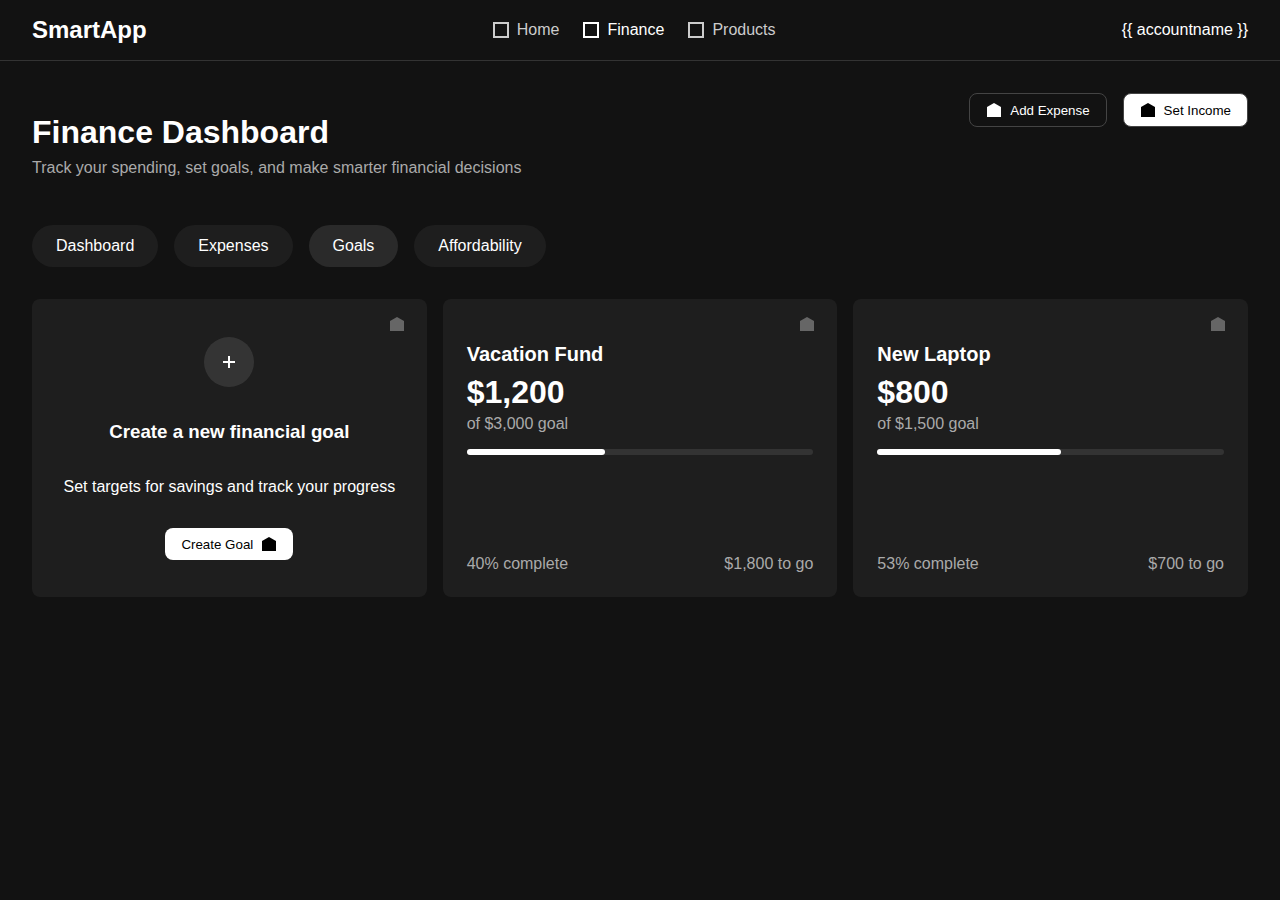
<file: templates/finance.html>
<!DOCTYPE html>
<html lang="en">
<head>
  <meta charset="UTF-8">
  <meta name="viewport" content="width=device-width, initial-scale=1.0">
  <title>SmartApp Finance Dashboard</title>
  <style>
    body {
      font-family: -apple-system, BlinkMacSystemFont, 'Segoe UI', Roboto, Oxygen, Ubuntu, Cantarell, sans-serif;
      margin: 0;
      padding: 0;
      background-color: #121212;
      color: white;
    }
    
    .header {
      display: flex;
      justify-content: space-between;
      align-items: center;
      padding: 1rem 2rem;
      border-bottom: 1px solid #333;
    }
    
    .logo {
      font-size: 1.5rem;
      font-weight: bold;
    }
    
    .nav {
      display: flex;
      gap: 1.5rem;
      align-items: center;
    }
    
    .nav-link {
      color: #ccc;
      text-decoration: none;
      display: flex;
      align-items: center;
      gap: 0.5rem;
    }
    
    .nav-link.active {
      color: white;
    }
    
    .right-nav {
      display: flex;
      gap: 1rem;
      align-items: center;
    }
    
    .sign-in-btn {
      background-color: white;
      color: black;
      border: none;
      border-radius: 0.5rem;
      padding: 0.5rem 1rem;
      font-weight: bold;
      cursor: pointer;
    }
    
    .dashboard-header {
      padding: 2rem;
    }
    
    .dashboard-title {
      font-size: 2rem;
      margin-bottom: 0.5rem;
    }
    
    .dashboard-subtitle {
      color: #aaa;
      margin-top: 0;
    }
    
    .action-buttons {
      display: flex;
      justify-content: flex-end;
      gap: 1rem;
      margin-bottom: 1rem;
    }
    
    .action-btn {
      display: flex;
      align-items: center;
      gap: 0.5rem;
      padding: 0.5rem 1rem;
      border-radius: 0.5rem;
      border: 1px solid #444;
      background: none;
      color: white;
      cursor: pointer;
    }
    
    .primary-btn {
      background-color: white;
      color: black;
    }
    
    .tabs {
      display: flex;
      gap: 1rem;
      padding: 0 2rem;
      margin-bottom: 1rem;
    }
    
    .tab {
      padding: 0.75rem 1.5rem;
      background-color: rgba(255, 255, 255, 0.05);
      border-radius: 2rem;
      cursor: pointer;
    }
    
    .tab.active {
      background-color: rgba(255, 255, 255, 0.1);
    }
    
    .goals-container {
      display: grid;
      grid-template-columns: repeat(3, 1fr);
      gap: 1rem;
      padding: 1rem 2rem;
    }
    
    .goal-card {
      background-color: rgba(255, 255, 255, 0.05);
      border-radius: 0.5rem;
      padding: 1.5rem;
      position: relative;
      min-height: 250px;
      display: flex;
      flex-direction: column;
    }
    
    .refresh-icon {
      position: absolute;
      top: 1rem;
      right: 1rem;
      cursor: pointer;
      background: none;
      border: none;
      color: #666;
    }
    
    .empty-goal {
      display: flex;
      flex-direction: column;
      align-items: center;
      justify-content: center;
      text-align: center;
      height: 100%;
    }
    
    .empty-goal-icon {
      width: 50px;
      height: 50px;
      border-radius: 50%;
      background-color: rgba(255, 255, 255, 0.1);
      display: flex;
      align-items: center;
      justify-content: center;
      margin-bottom: 1rem;
    }
    
    .create-btn {
      background-color: white;
      color: black;
      border: none;
      border-radius: 0.5rem;
      padding: 0.5rem 1rem;
      display: inline-flex;
      align-items: center;
      gap: 0.5rem;
      margin-top: 1rem;
      cursor: pointer;
    }
    
    .goal-title {
      font-size: 1.25rem;
      margin-bottom: 0.5rem;
    }
    
    .goal-amount {
      font-size: 2rem;
      font-weight: bold;
      margin-bottom: 0.25rem;
    }
    
    .goal-target {
      color: #aaa;
      margin-bottom: 1rem;
    }
    
    .progress-bar {
      width: 100%;
      height: 6px;
      background-color: #333;
      border-radius: 3px;
      margin-bottom: 0.5rem;
    }
    
    .progress-fill {
      height: 100%;
      border-radius: 3px;
      background-color: white;
    }
    
    .progress-info {
      display: flex;
      justify-content: space-between;
      color: #aaa;
      margin-top: auto;
    }
  </style>
</head>
<body>
  <header class="header">
    <div class="logo">SmartApp</div>
    <nav class="nav">
      <a href="/" class="nav-link">
        <svg width="16" height="16" viewBox="0 0 16 16" fill="currentColor">
          <rect width="14" height="14" x="1" y="1" stroke="currentColor" fill="none" stroke-width="2"/>
        </svg>
        Home
      </a>
      <a href="/finance" class="nav-link active">
        <svg width="16" height="16" viewBox="0 0 16 16" fill="currentColor">
          <rect width="14" height="14" x="1" y="1" stroke="currentColor" fill="none" stroke-width="2"/>
        </svg>
        Finance
      </a>
      <a href="/products" class="nav-link">
        <svg width="16" height="16" viewBox="0 0 16 16" fill="currentColor">
          <rect width="14" height="14" x="1" y="1" stroke="currentColor" fill="none" stroke-width="2"/>
        </svg>
        Products
      </a>
      <!--<a href="/cart" class="nav-link">
        <svg width="16" height="16" viewBox="0 0 16 16" fill="currentColor">
          <rect width="14" height="14" x="1" y="1" stroke="currentColor" fill="none" stroke-width="2"/>
        </svg>
        Cart
      </a> -->
    </nav>
    <div class="right-nav">
        {{ accountname }}
    </div>
  </header>
  
  <main>
    <div class="dashboard-header">
      <div style="display: flex; justify-content: space-between; align-items: flex-start;">
        <div>
          <h1 class="dashboard-title">Finance Dashboard</h1>
          <p class="dashboard-subtitle">Track your spending, set goals, and make smarter financial decisions</p>
        </div>
        <div class="action-buttons">
          <button class="action-btn">
            <svg width="16" height="16" viewBox="0 0 16 16" fill="currentColor">
              <path d="M8 1L1 5v10h14V5L8 1z"/>
            </svg>
            Add Expense
          </button>
          <button class="action-btn primary-btn">
            <svg width="16" height="16" viewBox="0 0 16 16" fill="currentColor">
              <path d="M8 1L1 5v10h14V5L8 1z"/>
            </svg>
            Set Income
          </button>
        </div>
      </div>
    </div>
    
    <div class="tabs">
      <div class="tab">Dashboard</div>
      <div class="tab">Expenses</div>
      <div class="tab active">Goals</div>
      <div class="tab">Affordability</div>
    </div>
    
    <div class="goals-container">
      <div class="goal-card">
        <button class="refresh-icon">
          <svg width="16" height="16" viewBox="0 0 16 16" fill="currentColor">
            <path d="M8 1L1 5v10h14V5L8 1z"/>
          </svg>
        </button>
        <div class="empty-goal">
          <div class="empty-goal-icon">
            <svg width="20" height="20" viewBox="0 0 20 20" fill="currentColor">
              <path d="M10 4v12M4 10h12" stroke="currentColor" stroke-width="2"/>
            </svg>
          </div>
          <h3>Create a new financial goal</h3>
          <p>Set targets for savings and track your progress</p>
          <button class="create-btn">
            Create Goal
            <svg width="16" height="16" viewBox="0 0 16 16" fill="currentColor">
              <path d="M8 1L1 5v10h14V5L8 1z"/>
            </svg>
          </button>
        </div>
      </div>
      
      <div class="goal-card">
        <button class="refresh-icon">
          <svg width="16" height="16" viewBox="0 0 16 16" fill="currentColor">
            <path d="M8 1L1 5v10h14V5L8 1z"/>
          </svg>
        </button>
        <h3 class="goal-title">Vacation Fund</h3>
        <div class="goal-amount">$1,200</div>
        <div class="goal-target">of $3,000 goal</div>
        <div class="progress-bar">
          <div class="progress-fill" style="width: 40%;"></div>
        </div>
        <div class="progress-info">
          <div>40% complete</div>
          <div>$1,800 to go</div>
        </div>
      </div>
      
      <div class="goal-card">
        <button class="refresh-icon">
          <svg width="16" height="16" viewBox="0 0 16 16" fill="currentColor">
            <path d="M8 1L1 5v10h14V5L8 1z"/>
          </svg>
        </button>
        <h3 class="goal-title">New Laptop</h3>
        <div class="goal-amount">$800</div>
        <div class="goal-target">of $1,500 goal</div>
        <div class="progress-bar">
          <div class="progress-fill" style="width: 53%;"></div>
        </div>
        <div class="progress-info">
          <div>53% complete</div>
          <div>$700 to go</div>
        </div>
      </div>
    </div>
  </main>
</body>
</html>
</file>
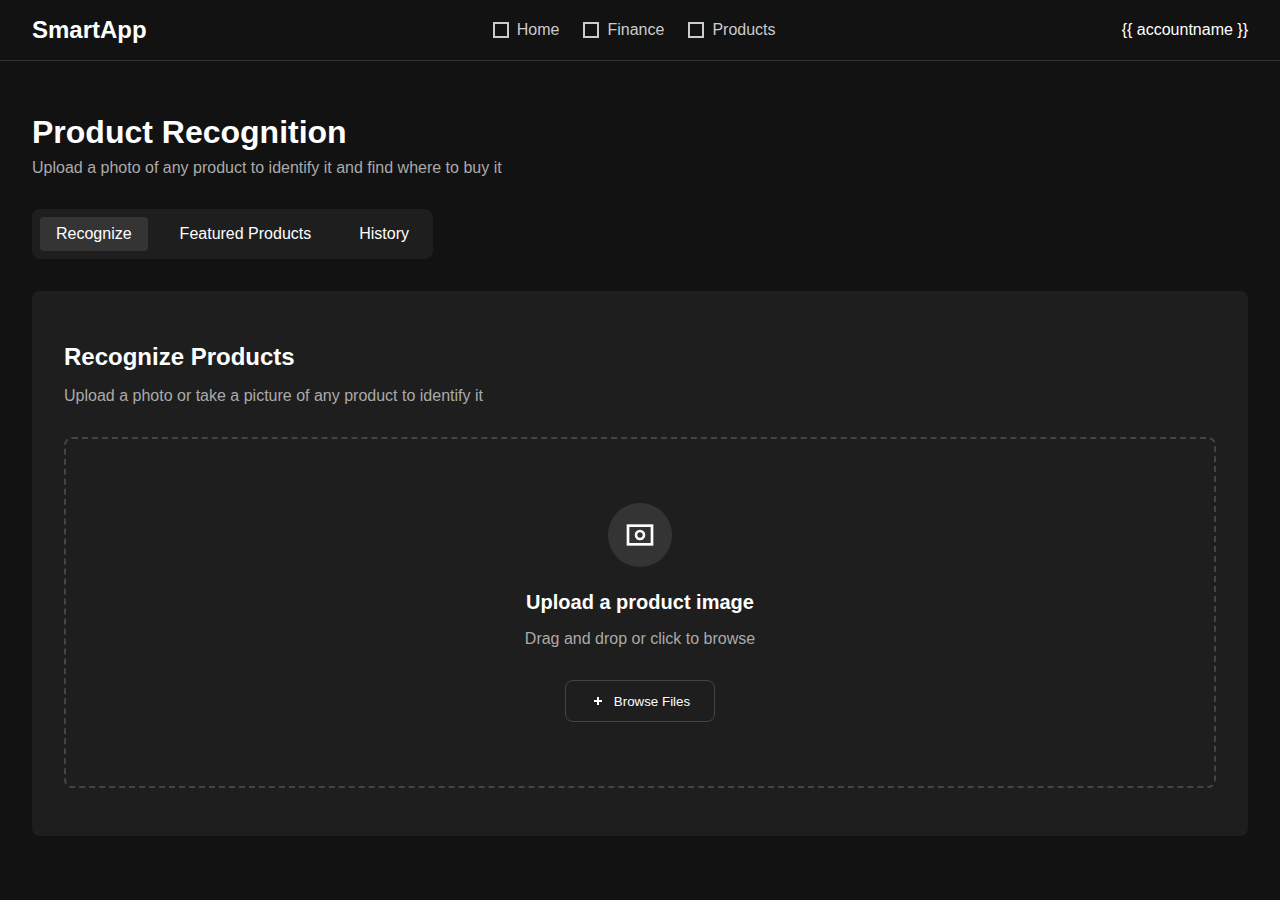
<file: templates/products.html>
<!DOCTYPE html>
<html lang="en">
<head>
  <meta charset="UTF-8">
  <meta name="viewport" content="width=device-width, initial-scale=1.0">
  <title>SmartApp - Product Recognition</title>
  <style>
    body {
      font-family: -apple-system, BlinkMacSystemFont, 'Segoe UI', Roboto, Oxygen, Ubuntu, Cantarell, sans-serif;
      margin: 0;
      padding: 0;
      background-color: #121212;
      color: white;
    }
    
    .header {
      display: flex;
      justify-content: space-between;
      align-items: center;
      padding: 1rem 2rem;
      border-bottom: 1px solid #333;
    }
    
    .logo {
      font-size: 1.5rem;
      font-weight: bold;
    }
    
    .nav {
      display: flex;
      gap: 1.5rem;
      align-items: center;
    }
    
    .nav-link {
      color: #ccc;
      text-decoration: none;
      display: flex;
      align-items: center;
      gap: 0.5rem;
    }
    
    .nav-link.active {
      color: white;
    }
    
    .right-nav {
      display: flex;
      gap: 1rem;
      align-items: center;
    }
    
    .sign-in-btn {
      background-color: white;
      color: black;
      border: none;
      border-radius: 0.5rem;
      padding: 0.5rem 1rem;
      font-weight: bold;
      cursor: pointer;
    }
    
    .main-content {
      padding: 2rem;
    }
    
    .page-title {
      font-size: 2rem;
      margin-bottom: 0.5rem;
    }
    
    .page-subtitle {
      color: #aaa;
      margin-top: 0;
      margin-bottom: 2rem;
    }
    
    .tabs {
      display: flex;
      gap: 1rem;
      margin-bottom: 2rem;
      background-color: rgba(255, 255, 255, 0.05);
      padding: 0.5rem;
      border-radius: 0.5rem;
      display: inline-flex;
    }
    
    .tab {
      padding: 0.5rem 1rem;
      border-radius: 0.25rem;
      cursor: pointer;
    }
    
    .tab.active {
      background-color: rgba(255, 255, 255, 0.1);
    }
    
    .upload-section {
      background-color: rgba(255, 255, 255, 0.05);
      border-radius: 0.5rem;
      padding: 2rem;
    }
    
    .section-title {
      font-size: 1.5rem;
      margin-bottom: 0.5rem;
    }
    
    .section-subtitle {
      color: #aaa;
      margin-bottom: 2rem;
    }
    
    .upload-area {
      border: 2px dashed #444;
      border-radius: 0.5rem;
      padding: 4rem 2rem;
      text-align: center;
      cursor: pointer;
      margin-bottom: 1rem;
    }
    
    .upload-icon {
      width: 64px;
      height: 64px;
      background-color: rgba(255, 255, 255, 0.1);
      border-radius: 50%;
      display: flex;
      align-items: center;
      justify-content: center;
      margin: 0 auto 1.5rem;
    }
    
    .upload-text {
      font-size: 1.25rem;
      margin-bottom: 0.5rem;
    }
    
    .upload-subtext {
      color: #aaa;
      margin-bottom: 2rem;
    }
    
    .browse-btn {
      background-color: transparent;
      color: white;
      border: 1px solid #444;
      border-radius: 0.5rem;
      padding: 0.75rem 1.5rem;
      display: inline-flex;
      align-items: center;
      gap: 0.5rem;
      cursor: pointer;
    }
    
    .browse-btn:hover {
      background-color: rgba(255, 255, 255, 0.05);
    }
  </style>
</head>
<body>
  <header class="header">
    <div class="logo">SmartApp</div>
    <nav class="nav">
      <a href="/" class="nav-link">
        <svg width="16" height="16" viewBox="0 0 16 16" fill="currentColor">
          <rect width="14" height="14" x="1" y="1" stroke="currentColor" fill="none" stroke-width="2"/>
        </svg>
        Home
      </a>
      <a href="/finance" class="nav-link">
        <svg width="16" height="16" viewBox="0 0 16 16" fill="currentColor">
          <rect width="14" height="14" x="1" y="1" stroke="currentColor" fill="none" stroke-width="2"/>
        </svg>
        Finance
      </a>
      <a href="/products" class="nav-link">
        <svg width="16" height="16" viewBox="0 0 16 16" fill="currentColor">
          <rect width="14" height="14" x="1" y="1" stroke="currentColor" fill="none" stroke-width="2"/>
        </svg>
        Products
      </a>
      <!-- <a href="/cart" class="nav-link">
        <svg width="16" height="16" viewBox="0 0 16 16" fill="currentColor">
          <rect width="14" height="14" x="1" y="1" stroke="currentColor" fill="none" stroke-width="2"/>
        </svg>
        Cart
      </a> -->
    </nav>
    <div class="right-nav">
   
      {{ accountname }}
    </div>
  </header>
  
  <main class="main-content">
    <h1 class="page-title">Product Recognition</h1>
    <p class="page-subtitle">Upload a photo of any product to identify it and find where to buy it</p>
    
    <div class="tabs">
      <div class="tab active">Recognize</div>
      <div class="tab">Featured Products</div>
      <div class="tab">History</div>
    </div>
    
    <div class="upload-section">
      <h2 class="section-title">Recognize Products</h2>
      <p class="section-subtitle">Upload a photo or take a picture of any product to identify it</p>
      
      <div class="upload-area">
        <div class="upload-icon">
          <svg width="32" height="32" viewBox="0 0 24 24" fill="none" stroke="currentColor">
            <rect width="18" height="14" x="3" y="5" stroke="currentColor" fill="none" stroke-width="2"/>
            <circle cx="12" cy="12" r="3" stroke="currentColor" fill="none" stroke-width="2"/>
          </svg>
        </div>
        <h3 class="upload-text">Upload a product image</h3>
        <p class="upload-subtext">Drag and drop or click to browse</p>
        
        <button class="browse-btn">
          <svg width="16" height="16" viewBox="0 0 16 16" fill="currentColor">
            <path d="M8 12V4M4 8h8" stroke="currentColor" stroke-width="2"/>
          </svg>
          Browse Files
        </button>
      </div>
    </div>
  </main>
</body>
</html>
</file>
